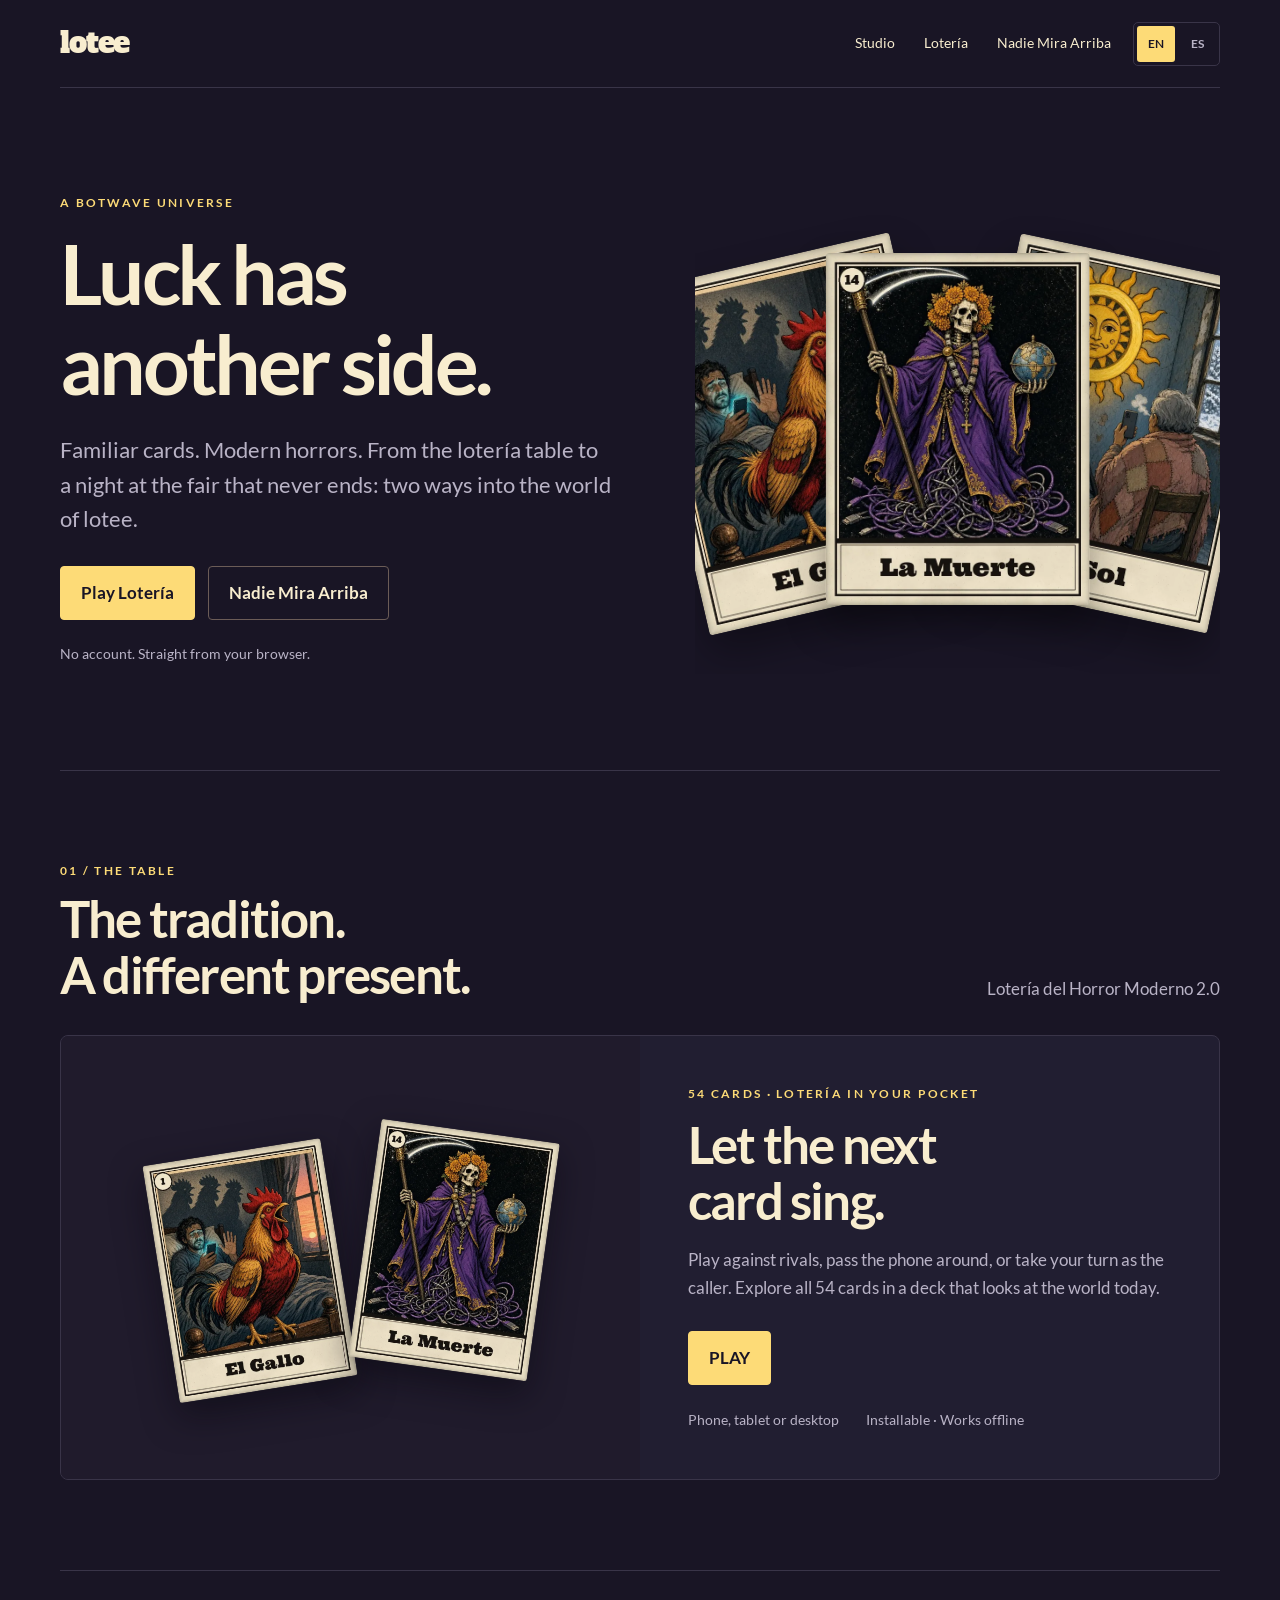
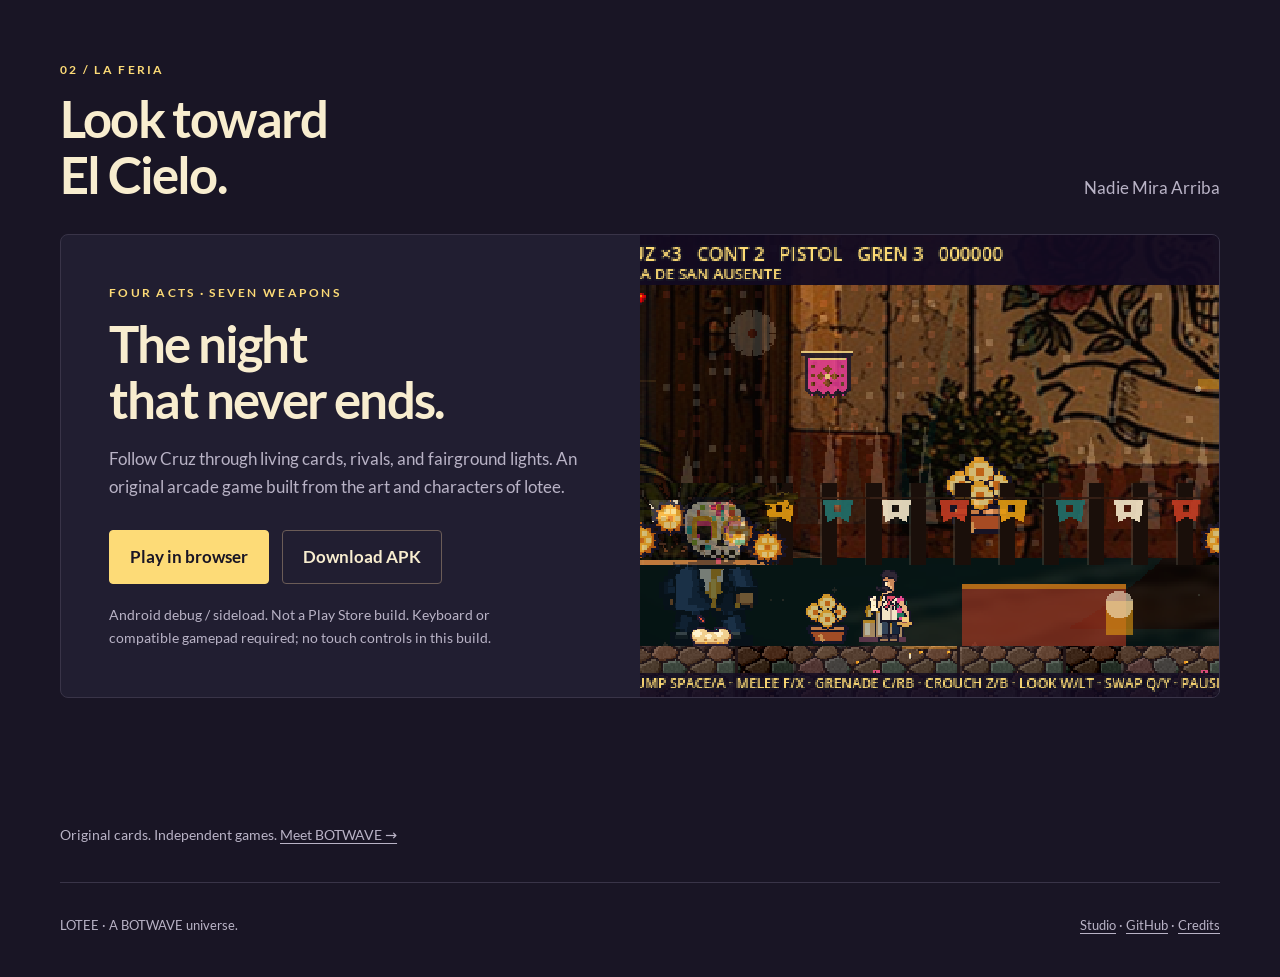
<file: index.html>
<!DOCTYPE html>

<html lang="en"><head><meta charset="utf-8"/><meta content="width=device-width,initial-scale=1,viewport-fit=cover" name="viewport"/><meta content="#171525" name="theme-color"/><meta content="dark" name="color-scheme"/><title data-en="lotee — One universe, two ways to play" data-es="lotee — Un universo, dos maneras de jugar">lotee — One universe, two ways to play</title><meta content="Lotería del Horror Moderno 2.0 and Nadie Mira Arriba. Cards, a fair, and a night that never ends." data-en-content="Lotería del Horror Moderno 2.0 and Nadie Mira Arriba. Cards, a fair, and a night that never ends." data-es-content="Lotería del Horror Moderno 2.0 y Nadie Mira Arriba. Cartas, feria y una noche que no acaba." name="description"/><link href="https://botwave1904.github.io/LOTEE/" rel="canonical"/><link href="assets/favicon.png" rel="icon"/><link href="assets/site.css" rel="stylesheet"/><meta content="website" property="og:type"/><meta content="lotee — One universe, two ways to play" data-en-content="lotee — One universe, two ways to play" data-es-content="lotee — Un universo, dos maneras de jugar" property="og:title"/><meta content="Lotería del Horror Moderno 2.0 and Nadie Mira Arriba. Cards, a fair, and a night that never ends." data-en-content="Lotería del Horror Moderno 2.0 and Nadie Mira Arriba. Cards, a fair, and a night that never ends." data-es-content="Lotería del Horror Moderno 2.0 y Nadie Mira Arriba. Cartas, feria y una noche que no acaba." property="og:description"/><meta content="https://botwave1904.github.io/LOTEE/" property="og:url"/><meta content="https://botwave1904.github.io/LOTEE/assets/og-lotee.jpg" data-en-content="https://botwave1904.github.io/LOTEE/assets/og-lotee.jpg" data-es-content="https://botwave1904.github.io/LOTEE/assets/og-lotee-es.jpg" property="og:image"/><meta content="1200" property="og:image:width"/><meta content="630" property="og:image:height"/><meta content="summary_large_image" name="twitter:card"/><style>html[data-language-loading] body{visibility:hidden}</style><script>/* One explicit origin-wide choice. Never infer a locale from the browser. */
(() => {
 'use strict';
 const KEY='botwave.language.explicit.v1';
 let lang='en';
 try {const saved=localStorage.getItem(KEY);if(saved==='es'||saved==='en')lang=saved;}catch{}
 document.documentElement.lang=lang;
 if(lang==='es')document.documentElement.setAttribute('data-language-loading','');
 function apply(){
  document.documentElement.lang=lang;
  document.querySelectorAll('[data-en][data-es]').forEach(el=>{el.textContent=el.getAttribute('data-'+lang);});
  for(const attr of ['content','aria-label','alt','title'])document.querySelectorAll('[data-en-'+attr+']').forEach(el=>el.setAttribute(attr,el.getAttribute('data-'+lang+'-'+attr)));
  document.querySelectorAll('[data-site-language]').forEach(el=>el.setAttribute('aria-pressed',String(el.dataset.siteLanguage===lang)));
  document.documentElement.removeAttribute('data-language-loading');
 }
 function choose(value,origin='site',persist=true){
  if(value!=='en'&&value!=='es')return;
  lang=value;if(persist)try{localStorage.setItem(KEY,value);}catch{}
  apply();window.dispatchEvent(new CustomEvent('botwave:language',{detail:{lang,origin}}));
 }
 window.BotwaveLocale={KEY,get lang(){return lang;},choose,apply};
 document.addEventListener('click',e=>{const button=e.target.closest('button[data-site-language]');if(button)choose(button.dataset.siteLanguage);});
 document.addEventListener('DOMContentLoaded',apply,{once:true});
 window.addEventListener('pageshow',()=>{let saved='en';try{if(localStorage.getItem(KEY)==='es')saved='es';}catch{}if(saved!==lang)choose(saved,'history',false);else apply();});
 window.addEventListener('storage',e=>{if(e.key===KEY)choose(e.newValue==='es'?'es':'en','storage',false);});
})();
</script><meta content="en_US" data-en-content="en_US" data-es-content="es_MX" property="og:locale"/></head><body>
<header class="site-header wrap"><a class="brand slab" href="./">lotee</a><nav aria-label="Navigation" class="site-nav" data-en-aria-label="Navigation" data-es-aria-label="Navegación"><a href="https://botwave1904.github.io/"><span data-en="Studio" data-es="Estudio">Studio</span></a><a href="loteria/">Lotería</a><a href="nadie-mira-arriba/">Nadie Mira Arriba</a></nav><div aria-label="Language" class="locale-control" data-en-aria-label="Language" data-es-aria-label="Idioma" role="group"><button aria-label="Switch to English" aria-pressed="true" data-en-aria-label="Switch to English" data-es-aria-label="Cambiar a inglés" data-site-language="en" lang="en" type="button">EN</button><button aria-label="Switch to Spanish" aria-pressed="false" data-en-aria-label="Switch to Spanish" data-es-aria-label="Cambiar a español" data-site-language="es" lang="es" type="button">ES</button></div></header><main class="wrap">
<section class="hero universe"><div class="hero-copy"><p class="eyebrow"><span data-en="A BOTWAVE universe" data-es="Un universo de BOTWAVE">A BOTWAVE universe</span></p><h1><span data-en="Luck has" data-es="La suerte tiene">Luck has</span><br/><span data-en="another side." data-es="otra cara.">another side.</span></h1><p class="intro"><span data-en="Familiar cards. Modern horrors. From the lotería table to a night at the fair that never ends: two ways into the world of lotee." data-es="Cartas conocidas. Horrores de hoy. De la mesa de lotería a una noche de feria que no termina: dos maneras de entrar en el mundo de lotee.">Familiar cards. Modern horrors. From the lotería table to a night at the fair that never ends: two ways into the world of lotee.</span></p><div class="actions"><a class="button" href="loteria/"><span data-en="Play Lotería" data-es="Jugar Lotería">Play Lotería</span></a><a class="button secondary" href="nadie-mira-arriba/">Nadie Mira Arriba</a></div><p class="small muted" style="margin-top:1.4rem"><span data-en="No account. Straight from your browser." data-es="Sin cuenta. Directo desde el navegador.">No account. Straight from your browser.</span></p></div><div aria-label="Original lotee cards" class="fan" data-en-aria-label="Original lotee cards" data-es-aria-label="Cartas originales de lotee"><img alt="El Gallo" src="assets/card-01.webp"/><img alt="La Muerte" src="assets/card-14.webp"/><img alt="An original lotee card" data-en-alt="An original lotee card" data-es-alt="Carta original de lotee" src="assets/card-46.webp"/></div></section>
<section class="section" id="loteria"><div class="section-title"><div><p class="eyebrow"><span data-en="01 / The table" data-es="01 / La mesa">01 / The table</span></p><h2><span data-en="The tradition." data-es="La tradición.">The tradition.</span><br/><span data-en="A different present." data-es="Otro presente.">A different present.</span></h2></div><p class="muted" style="max-width:31ch">Lotería del Horror Moderno 2.0</p></div><article class="feature"><div class="feature-inner"><div class="feature-media cards"><img alt="El Gallo" src="assets/card-01.webp"/><img alt="La Muerte" src="assets/card-14.webp"/></div><div class="feature-copy"><p class="eyebrow"><span data-en="54 cards · Lotería in your pocket" data-es="54 cartas · Lotería de bolsillo">54 cards · Lotería in your pocket</span></p><h2><span data-en="Let the next" data-es="Que cante">Let the next</span><br/><span data-en="card sing." data-es="la siguiente.">card sing.</span></h2><p><span data-en="Play against rivals, pass the phone around, or take your turn as the caller. Explore all 54 cards in a deck that looks at the world today." data-es="Juega contra rivales, pasa el teléfono de mano en mano o toma el papel del cantor. Explora las 54 cartas de una baraja que mira al mundo de hoy.">Play against rivals, pass the phone around, or take your turn as the caller. Explore all 54 cards in a deck that looks at the world today.</span></p><div class="actions"><a class="button" href="loteria/"><span data-en="PLAY" data-es="JUGAR">PLAY</span></a></div><div class="facts"><span><span data-en="Phone, tablet or desktop" data-es="Teléfono, tablet o escritorio">Phone, tablet or desktop</span></span><span><span data-en="Installable · Works offline" data-es="Instalable · Sin conexión">Installable · Works offline</span></span></div></div></div></article></section>
<section class="section" id="nadie"><div class="section-title"><div><p class="eyebrow">02 / La Feria</p><h2><span data-en="Look toward" data-es="Mira hacia">Look toward</span><br/>El Cielo.</h2></div><p class="muted" style="max-width:31ch">Nadie Mira Arriba</p></div><article class="feature"><div class="feature-inner"><div class="feature-copy"><p class="eyebrow"><span data-en="Four acts · Seven weapons" data-es="Cuatro actos · Siete armas">Four acts · Seven weapons</span></p><h2><span data-en="The night" data-es="La noche">The night</span><br/><span data-en="that never ends." data-es="que no acaba.">that never ends.</span></h2><p><span data-en="Follow Cruz through living cards, rivals, and fairground lights. An original arcade game built from the art and characters of lotee." data-es="Acompaña a Cruz entre cartas vivas, rivales y luces de feria. Un arcade original construido con el arte y los personajes de lotee.">Follow Cruz through living cards, rivals, and fairground lights. An original arcade game built from the art and characters of lotee.</span></p><div class="actions"><a class="button" href="nadie-mira-arriba/"><span data-en="Play in browser" data-es="Jugar en navegador">Play in browser</span></a><a class="button secondary" href="https://github.com/botwave1904/LOTEE/releases/download/nma-godot-debug-2026-11-07-en/nadie-mira-arriba-debug.apk"><span data-en="Download APK" data-es="Descargar APK">Download APK</span></a></div><p class="small muted" style="margin-top:1.2rem"><span data-en="Android debug / sideload. Not a Play Store build. Keyboard or compatible gamepad required; no touch controls in this build." data-es="Android debug / sideload. No es una versión de Play Store. Teclado o mando compatible; sin controles táctiles en esta versión.">Android debug / sideload. Not a Play Store build. Keyboard or compatible gamepad required; no touch controls in this build.</span></p></div><div class="feature-media"><img alt="Cruz in Act I of Nadie Mira Arriba" class="still" data-en-alt="Cruz in Act I of Nadie Mira Arriba" data-es-alt="Cruz en el Acto I de Nadie Mira Arriba" loading="lazy" src="assets/nma-still.png"/></div></div></article></section><section class="quiet"><p><span data-en="Original cards. Independent games." data-es="Cartas originales. Juegos independientes.">Original cards. Independent games.</span> <a href="https://botwave1904.github.io/"><span data-en="Meet BOTWAVE →" data-es="Conoce BOTWAVE →">Meet BOTWAVE →</span></a></p></section></main><footer class="site-footer wrap"><span><span data-en="LOTEE · A BOTWAVE universe." data-es="LOTEE · Un universo de BOTWAVE.">LOTEE · A BOTWAVE universe.</span></span><span><a href="https://botwave1904.github.io/"><span data-en="Studio" data-es="Estudio">Studio</span></a> · <a href="https://github.com/botwave1904/LOTEE">GitHub</a> · <a href="nadie-mira-arriba/credits.html"><span data-en="Credits" data-es="Créditos">Credits</span></a></span></footer></body></html>
</file>
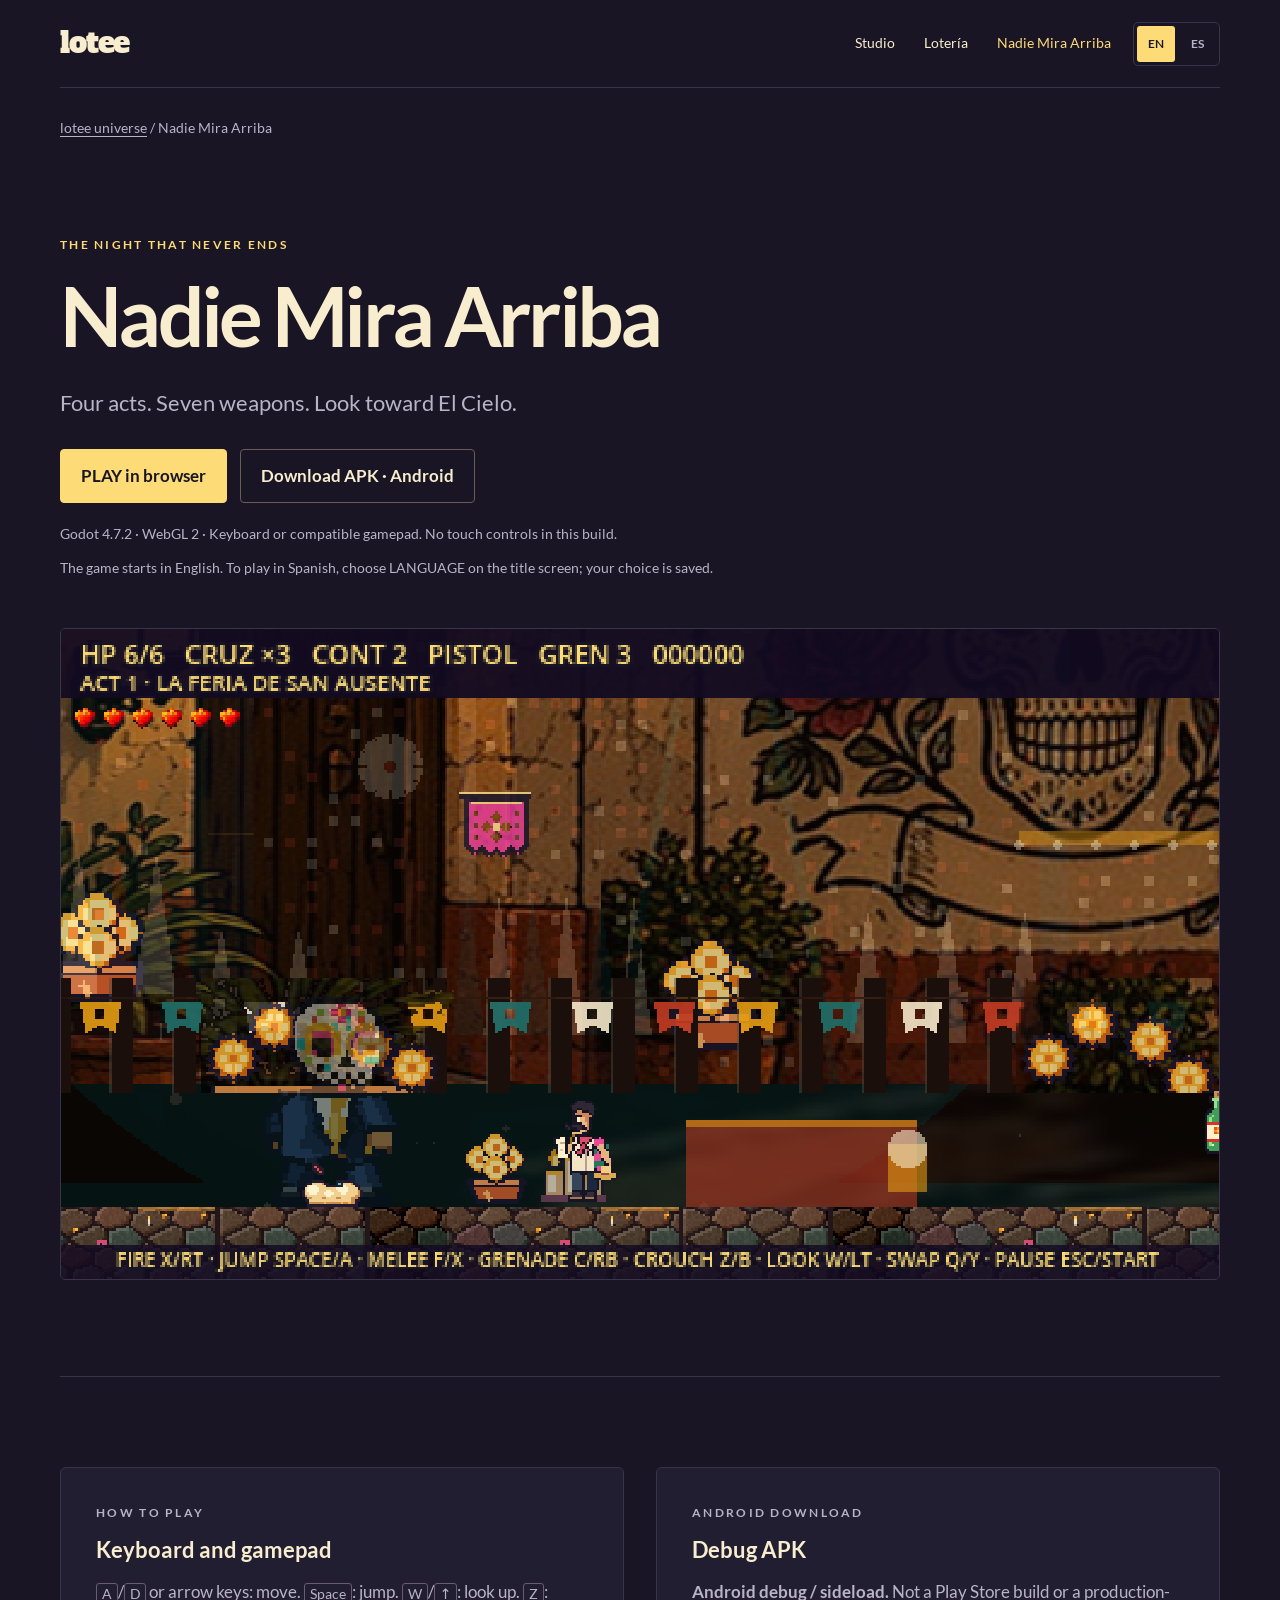
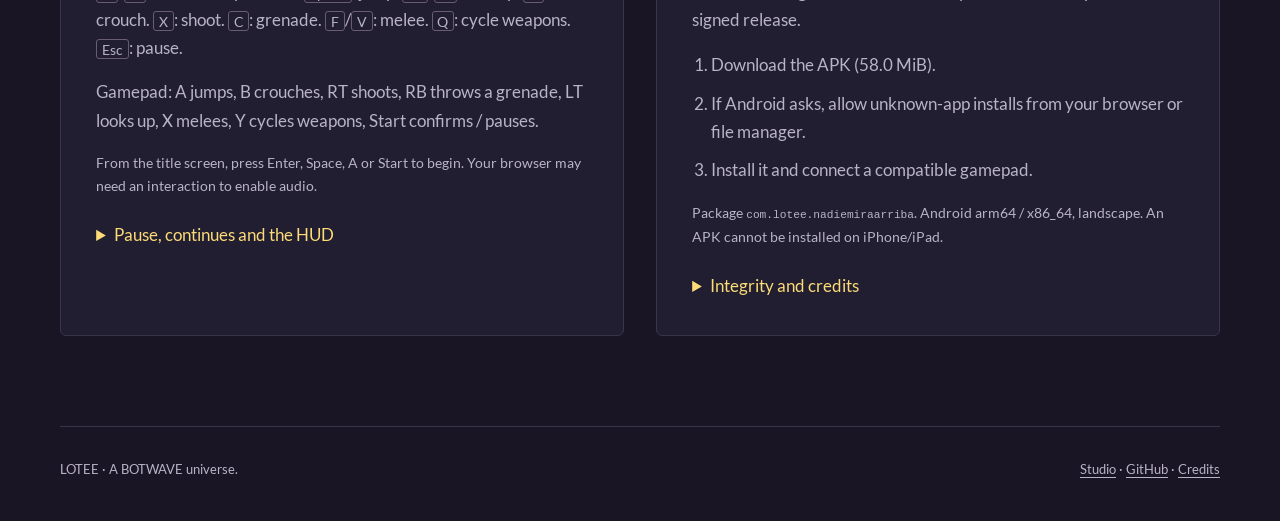
<file: nadie-mira-arriba/index.html>
<!DOCTYPE html>

<html lang="en"><head><meta charset="utf-8"/><meta content="width=device-width,initial-scale=1,viewport-fit=cover" name="viewport"/><meta content="#171525" name="theme-color"/><meta content="dark" name="color-scheme"/><title>Nadie Mira Arriba — lotee / BOTWAVE</title><meta content="Four acts. Seven weapons. Look toward El Cielo. Play in your browser or download the Android debug APK." data-en-content="Four acts. Seven weapons. Look toward El Cielo. Play in your browser or download the Android debug APK." data-es-content="Cuatro actos. Siete armas. Mira hacia El Cielo. Juega en navegador o descarga el APK de prueba para Android." name="description"/><link href="https://botwave1904.github.io/LOTEE/nadie-mira-arriba/" rel="canonical"/><link href="../assets/favicon.png" rel="icon"/><link href="../assets/site.css" rel="stylesheet"/><meta content="website" property="og:type"/><meta content="Nadie Mira Arriba — lotee / BOTWAVE" property="og:title"/><meta content="Four acts. Seven weapons. Look toward El Cielo. Play in your browser or download the Android debug APK." data-en-content="Four acts. Seven weapons. Look toward El Cielo. Play in your browser or download the Android debug APK." data-es-content="Cuatro actos. Siete armas. Mira hacia El Cielo. Juega en navegador o descarga el APK de prueba para Android." property="og:description"/><meta content="https://botwave1904.github.io/LOTEE/nadie-mira-arriba/" property="og:url"/><meta content="https://botwave1904.github.io/LOTEE/assets/og-nadie.jpg" data-en-content="https://botwave1904.github.io/LOTEE/assets/og-nadie.jpg" data-es-content="https://botwave1904.github.io/LOTEE/assets/og-nadie-es.jpg" property="og:image"/><meta content="1200" property="og:image:width"/><meta content="630" property="og:image:height"/><meta content="summary_large_image" name="twitter:card"/><style>html[data-language-loading] body{visibility:hidden}</style><script>/* One explicit origin-wide choice. Never infer a locale from the browser. */
(() => {
 'use strict';
 const KEY='botwave.language.explicit.v1';
 let lang='en';
 try {const saved=localStorage.getItem(KEY);if(saved==='es'||saved==='en')lang=saved;}catch{}
 document.documentElement.lang=lang;
 if(lang==='es')document.documentElement.setAttribute('data-language-loading','');
 function apply(){
  document.documentElement.lang=lang;
  document.querySelectorAll('[data-en][data-es]').forEach(el=>{el.textContent=el.getAttribute('data-'+lang);});
  for(const attr of ['content','aria-label','alt','title'])document.querySelectorAll('[data-en-'+attr+']').forEach(el=>el.setAttribute(attr,el.getAttribute('data-'+lang+'-'+attr)));
  document.querySelectorAll('[data-site-language]').forEach(el=>el.setAttribute('aria-pressed',String(el.dataset.siteLanguage===lang)));
  document.documentElement.removeAttribute('data-language-loading');
 }
 function choose(value,origin='site',persist=true){
  if(value!=='en'&&value!=='es')return;
  lang=value;if(persist)try{localStorage.setItem(KEY,value);}catch{}
  apply();window.dispatchEvent(new CustomEvent('botwave:language',{detail:{lang,origin}}));
 }
 window.BotwaveLocale={KEY,get lang(){return lang;},choose,apply};
 document.addEventListener('click',e=>{const button=e.target.closest('button[data-site-language]');if(button)choose(button.dataset.siteLanguage);});
 document.addEventListener('DOMContentLoaded',apply,{once:true});
 window.addEventListener('pageshow',()=>{let saved='en';try{if(localStorage.getItem(KEY)==='es')saved='es';}catch{}if(saved!==lang)choose(saved,'history',false);else apply();});
 window.addEventListener('storage',e=>{if(e.key===KEY)choose(e.newValue==='es'?'es':'en','storage',false);});
})();
</script><meta content="en_US" data-en-content="en_US" data-es-content="es_MX" property="og:locale"/></head><body>
<header class="site-header wrap"><a class="brand slab" href="../">lotee</a><nav aria-label="Navigation" class="site-nav" data-en-aria-label="Navigation" data-es-aria-label="Navegación"><a href="https://botwave1904.github.io/"><span data-en="Studio" data-es="Estudio">Studio</span></a><a href="../loteria/">Lotería</a><a aria-current="page" href="../nadie-mira-arriba/">Nadie Mira Arriba</a></nav><div aria-label="Language" class="locale-control" data-en-aria-label="Language" data-es-aria-label="Idioma" role="group"><button aria-label="Switch to English" aria-pressed="true" data-en-aria-label="Switch to English" data-es-aria-label="Cambiar a inglés" data-site-language="en" lang="en" type="button">EN</button><button aria-label="Switch to Spanish" aria-pressed="false" data-en-aria-label="Switch to Spanish" data-es-aria-label="Cambiar a español" data-site-language="es" lang="es" type="button">ES</button></div></header><main class="wrap"><p class="breadcrumb"><a href="../"><span data-en="lotee universe" data-es="Universo lotee">lotee universe</span></a> / Nadie Mira Arriba</p><section class="hero"><div class="hero-copy"><p class="eyebrow"><span data-en="The night that never ends" data-es="La noche que no acaba">The night that never ends</span></p><h1>Nadie Mira Arriba</h1><p class="intro"><span data-en="Four acts. Seven weapons. Look toward El Cielo." data-es="Cuatro actos. Siete armas. Mira hacia El Cielo.">Four acts. Seven weapons. Look toward El Cielo.</span></p><div class="actions"><a class="button" href="game/index.html"><span data-en="PLAY in browser" data-es="JUGAR en navegador">PLAY in browser</span></a><a class="button secondary" href="https://github.com/botwave1904/LOTEE/releases/download/nma-godot-debug-2026-11-07-en/nadie-mira-arriba-debug.apk"><span data-en="Download APK · Android" data-es="Descargar APK · Android">Download APK · Android</span></a></div><p class="small muted" style="margin-top:1.2rem"><span data-en="Godot 4.7.2 · WebGL 2 · Keyboard or compatible gamepad. No touch controls in this build." data-es="Godot 4.7.2 · WebGL 2 · Teclado o mando compatible. Sin controles táctiles en esta versión.">Godot 4.7.2 · WebGL 2 · Keyboard or compatible gamepad. No touch controls in this build.</span></p><p class="small muted" style="margin-top:.7rem"><span data-en="The game starts in English. To play in Spanish, choose LANGUAGE on the title screen; your choice is saved." data-es="El juego arranca en inglés. Puedes cambiar a español desde IDIOMA en la portada del juego; tu elección se guarda.">The game starts in English. To play in Spanish, choose LANGUAGE on the title screen; your choice is saved.</span></p></div><img alt="Cruz in La Feria, Act I" class="nma-preview" data-en-alt="Cruz in La Feria, Act I" data-es-alt="Cruz en la feria del Acto I" src="assets/act1.png"/></section><section class="section grid-two"><article class="panel"><p class="eyebrow"><span data-en="How to play" data-es="Cómo jugar">How to play</span></p><h3 style="margin-top:1rem"><span data-en="Keyboard and gamepad" data-es="Teclado y mando">Keyboard and gamepad</span></h3><p><kbd>A</kbd>/<kbd>D</kbd> <span data-en="or arrow keys: move." data-es="o flechas: moverte.">or arrow keys: move.</span> <kbd><span data-en="Space" data-es="Espacio">Space</span></kbd><span data-en=": jump." data-es=": saltar.">: jump.</span> <kbd>W</kbd>/<kbd>↑</kbd><span data-en=": look up." data-es=": mirar arriba.">: look up.</span> <kbd>Z</kbd><span data-en=": crouch." data-es=": agacharte.">: crouch.</span> <kbd>X</kbd><span data-en=": shoot." data-es=": disparar.">: shoot.</span> <kbd>C</kbd><span data-en=": grenade." data-es=": granada.">: grenade.</span> <kbd>F</kbd>/<kbd>V</kbd><span data-en=": melee." data-es=": golpe.">: melee.</span> <kbd>Q</kbd><span data-en=": cycle weapons." data-es=": cambiar arma.">: cycle weapons.</span> <kbd>Esc</kbd><span data-en=": pause." data-es=": pausa.">: pause.</span></p><p><span data-en="Gamepad: A jumps, B crouches, RT shoots, RB throws a grenade, LT looks up, X melees, Y cycles weapons, Start confirms / pauses." data-es="Mando: A salta, B agacha, RT dispara, RB granada, LT mira arriba, X golpe, Y cambia arma, Start confirma / pausa.">Gamepad: A jumps, B crouches, RT shoots, RB throws a grenade, LT looks up, X melees, Y cycles weapons, Start confirms / pauses.</span></p><p class="small"><span data-en="From the title screen, press Enter, Space, A or Start to begin. Your browser may need an interaction to enable audio." data-es="Confirma JUGAR con Enter, Espacio, A o Start. El navegador puede necesitar una interacción para activar el sonido.">From the title screen, press Enter, Space, A or Start to begin. Your browser may need an interaction to enable audio.</span></p><details><summary><span data-en="Pause, continues and the HUD" data-es="Pausa, continuaciones y el HUD">Pause, continues and the HUD</span></summary><p><span data-en="While paused: Esc / Start resumes, R / X restarts the act, and Q / Y returns to the title screen (F10 quits the desktop app). At game over: Space / A uses a continue, R / Y starts a new run; with no continues left, Space / A starts over." data-es="En pausa: Esc / Start continúa, R / X reinicia el acto y Q / Y vuelve a la portada (F10 cierra la versión de escritorio). Al perder: Espacio / A usa una continuación y R / Y empieza una partida nueva; sin continuaciones, Espacio / A empieza de nuevo.">While paused: Esc / Start resumes, R / X restarts the act, and Q / Y returns to the title screen (F10 quits the desktop app). At game over: Space / A uses a continue, R / Y starts a new run; with no continues left, Space / A starts over.</span></p><p><span data-en="HUD order: health, Cruz lives, continues, current weapon, grenades, score. To board El Cromado, crouch with Z / B next to it; jump to dismount. Look up with W / LT at El Cielo." data-es="Orden del HUD: vida, vidas de Cruz, continuaciones, arma, granadas y puntos. Para subir a El Cromado, agáchate con Z / B a su lado; salta para bajar. Mira arriba con W / LT en El Cielo.">HUD order: health, Cruz lives, continues, current weapon, grenades, score. To board El Cromado, crouch with Z / B next to it; jump to dismount. Look up with W / LT at El Cielo.</span></p></details></article><article class="panel"><p class="eyebrow"><span data-en="Android download" data-es="Descarga Android">Android download</span></p><h3 style="margin-top:1rem"><span data-en="Debug APK" data-es="APK de prueba">Debug APK</span></h3><p><strong><span data-en="Android debug / sideload." data-es="Android debug / instalación externa.">Android debug / sideload.</span></strong> <span data-en="Not a Play Store build or a production-signed release." data-es="No es una versión de Play Store ni un lanzamiento firmado para producción.">Not a Play Store build or a production-signed release.</span></p><ol><li><span data-en="Download the APK (58.0 MiB)." data-es="Descarga el APK (58,0 MiB).">Download the APK (58.0 MiB).</span></li><li><span data-en="If Android asks, allow unknown-app installs from your browser or file manager." data-es="Permite la instalación de aplicaciones desconocidas desde tu navegador o gestor de archivos si Android lo solicita.">If Android asks, allow unknown-app installs from your browser or file manager.</span></li><li><span data-en="Install it and connect a compatible gamepad." data-es="Instala y conecta un mando compatible.">Install it and connect a compatible gamepad.</span></li></ol><p class="small"><span data-en="Package" data-es="Paquete">Package</span> <code>com.lotee.nadiemiraarriba</code><span data-en=". Android arm64 / x86_64, landscape. An APK cannot be installed on iPhone/iPad." data-es=". Android arm64 / x86_64, horizontal. Un APK no se puede instalar en iPhone/iPad.">. Android arm64 / x86_64, landscape. An APK cannot be installed on iPhone/iPad.</span></p><details><summary><span data-en="Integrity and credits" data-es="Integridad y créditos">Integrity and credits</span></summary><p class="small">SHA-256: <code>5e291d23e6c13ebe1c3c0182a5093f95dfcd794b6a5c2eecfce1a1ba94b845a2</code></p><p><a href="credits.html"><span data-en="CREDITS" data-es="CRÉDITOS">CREDITS</span></a> · <a href="LICENCIAS-MUSICA.md"><span data-en="Music licences" data-es="Licencias de música">Music licences</span></a></p></details></article></section></main><footer class="site-footer wrap"><span><span data-en="LOTEE · A BOTWAVE universe." data-es="LOTEE · Un universo de BOTWAVE.">LOTEE · A BOTWAVE universe.</span></span><span><a href="https://botwave1904.github.io/"><span data-en="Studio" data-es="Estudio">Studio</span></a> · <a href="https://github.com/botwave1904/LOTEE">GitHub</a> · <a href="../nadie-mira-arriba/credits.html"><span data-en="Credits" data-es="Créditos">Credits</span></a></span></footer></body></html>
</file>
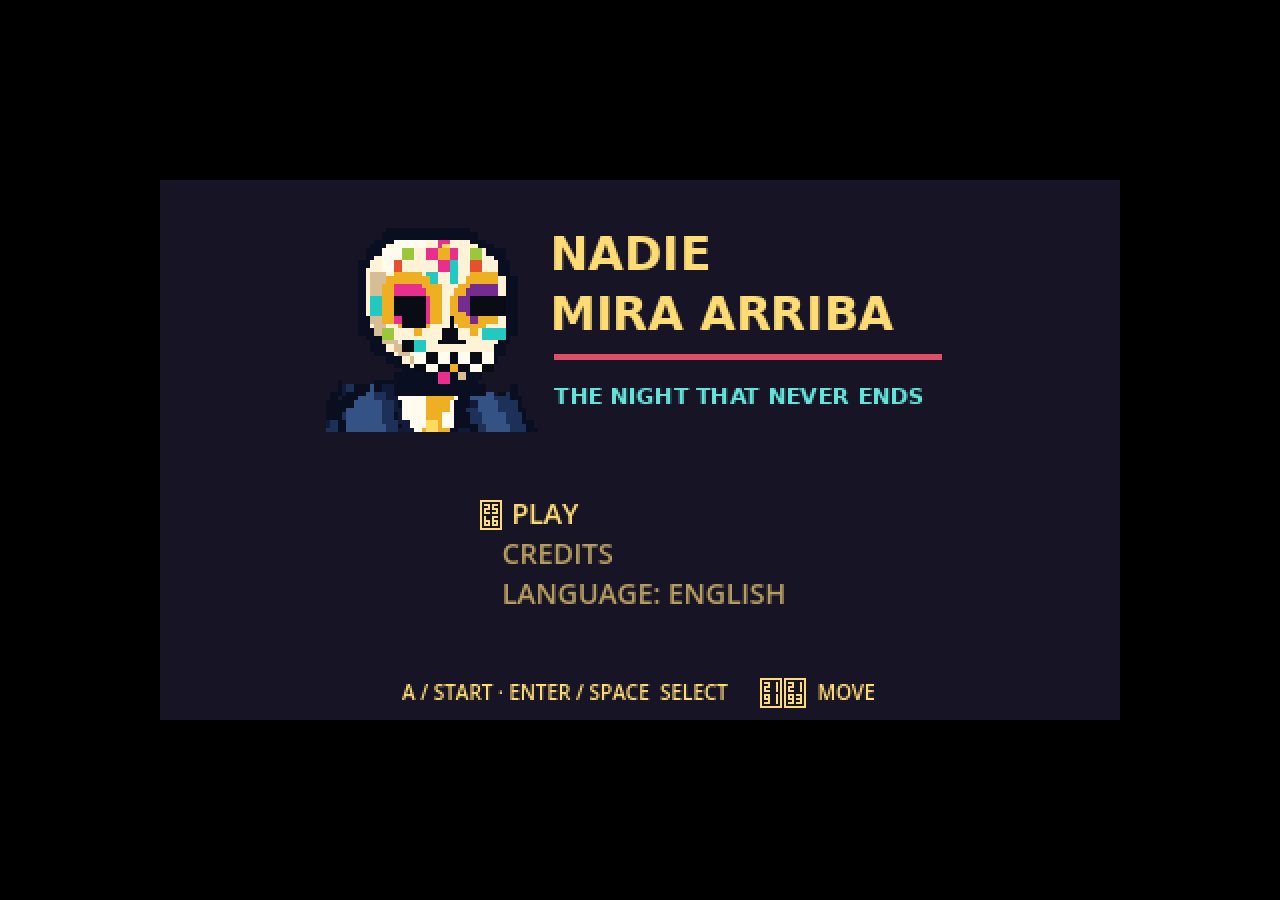
<file: nadie-mira-arriba/game/index.html>
<!DOCTYPE html>
<html lang="en">
	<head>
		<meta charset="utf-8">
		<meta name="viewport" content="width=device-width, user-scalable=no, initial-scale=1.0">
		<title>Nadie Mira Arriba</title>
		<style>
html, body, #canvas {
	margin: 0;
	padding: 0;
	border: 0;
}

body {
	color: white;
	background-color: #171525;
	overflow: hidden;
	touch-action: none;
}

#canvas {
	display: block;
}

#canvas:focus {
	outline: none;
}

#status, #status-splash, #status-progress {
	position: absolute;
	left: 0;
	right: 0;
}

#status, #status-splash {
	top: 0;
	bottom: 0;
}

#status {
	background-color: #171525;
	display: flex;
	flex-direction: column;
	justify-content: center;
	align-items: center;
	visibility: hidden;
}

#status-splash {
	max-height: 100%;
	max-width: 100%;
	margin: auto;
}

#status-splash.show-image--false {
	display: none;
}

#status-splash.fullsize--true {
	height: 100%;
	width: 100%;
	object-fit: contain;
}

#status-splash.use-filter--false {
	image-rendering: pixelated;
}

#status-progress, #status-notice {
	display: none;
}

#status-progress {
	bottom: 10%;
	width: 50%;
	margin: 0 auto;
}

#status-notice {
	background-color: #5b3943;
	border-radius: 0.5rem;
	border: 1px solid #9b3943;
	color: #e0e0e0;
	font-family: 'Noto Sans', 'Droid Sans', Arial, sans-serif;
	line-height: 1.3;
	margin: 0 2rem;
	overflow: hidden;
	padding: 1rem;
	text-align: center;
	z-index: 1;
}
		</style>
		<link id="-gd-engine-icon" rel="icon" type="image/png" href="index.icon.png" />
<link rel="apple-touch-icon" href="index.apple-touch-icon.png"/>
<meta name="theme-color" content="#171525">
	</head>
	<body>
		<canvas id="canvas">
			Your browser does not support the canvas tag.
		</canvas>

		<noscript>
			Your browser does not support JavaScript.
		</noscript>

		<div id="status">
			<img id="status-splash" class="show-image--true fullsize--false use-filter--false" src="index.png" alt="">
			<progress id="status-progress"></progress>
			<div id="status-notice"></div>
		</div>

		<script src="index.js"></script>
		<script>
const GODOT_CONFIG = {"args":[],"canvasResizePolicy":2,"emscriptenPoolSize":8,"ensureCrossOriginIsolationHeaders":false,"executable":"index","experimentalVK":false,"fileSizes":{"index.pck":4597828,"index.wasm":39514754},"focusCanvas":true,"gdextensionLibs":[],"godotPoolSize":4};
const GODOT_THREADS_ENABLED = false;
const engine = new Engine(GODOT_CONFIG);

(function () {
	const statusOverlay = document.getElementById('status');
	const statusProgress = document.getElementById('status-progress');
	const statusNotice = document.getElementById('status-notice');

	let initializing = true;
	let statusMode = '';

	function setStatusMode(mode) {
		if (statusMode === mode || !initializing) {
			return;
		}
		if (mode === 'hidden') {
			statusOverlay.remove();
			initializing = false;
			return;
		}
		statusOverlay.style.visibility = 'visible';
		statusProgress.style.display = mode === 'progress' ? 'block' : 'none';
		statusNotice.style.display = mode === 'notice' ? 'block' : 'none';
		statusMode = mode;
	}

	function setStatusNotice(text) {
		while (statusNotice.lastChild) {
			statusNotice.removeChild(statusNotice.lastChild);
		}
		const lines = text.split('\n');
		lines.forEach((line) => {
			statusNotice.appendChild(document.createTextNode(line));
			statusNotice.appendChild(document.createElement('br'));
		});
	}

	function displayFailureNotice(err) {
		console.error(err);
		if (err instanceof Error) {
			setStatusNotice(err.message);
		} else if (typeof err === 'string') {
			setStatusNotice(err);
		} else {
			setStatusNotice('An unknown error occurred.');
		}
		setStatusMode('notice');
		initializing = false;
	}

	const missing = Engine.getMissingFeatures({
		threads: GODOT_THREADS_ENABLED,
	});

	if (missing.length !== 0) {
		if (GODOT_CONFIG['serviceWorker'] && GODOT_CONFIG['ensureCrossOriginIsolationHeaders'] && 'serviceWorker' in navigator) {
			let serviceWorkerRegistrationPromise;
			try {
				serviceWorkerRegistrationPromise = navigator.serviceWorker.getRegistration();
			} catch (err) {
				serviceWorkerRegistrationPromise = Promise.reject(new Error('Service worker registration failed.'));
			}
			// There's a chance that installing the service worker would fix the issue
			Promise.race([
				serviceWorkerRegistrationPromise.then((registration) => {
					if (registration != null) {
						return Promise.reject(new Error('Service worker already exists.'));
					}
					return registration;
				}).then(() => engine.installServiceWorker()),
				// For some reason, `getRegistration()` can stall
				new Promise((resolve) => {
					setTimeout(() => resolve(), 2000);
				}),
			]).then(() => {
				// Reload if there was no error.
				window.location.reload();
			}).catch((err) => {
				console.error('Error while registering service worker:', err);
			});
		} else {
			// Display the message as usual
			const missingMsg = 'Error\nThe following features required to run Godot projects on the Web are missing:\n';
			displayFailureNotice(missingMsg + missing.join('\n'));
		}
	} else {
		setStatusMode('progress');
		engine.startGame({
			'onProgress': function (current, total) {
				if (current > 0 && total > 0) {
					statusProgress.value = current;
					statusProgress.max = total;
				} else {
					statusProgress.removeAttribute('value');
					statusProgress.removeAttribute('max');
				}
			},
		}).then(() => {
			setStatusMode('hidden');
		}, displayFailureNotice);
	}
}());
		</script>
	</body>
</html>
</file>
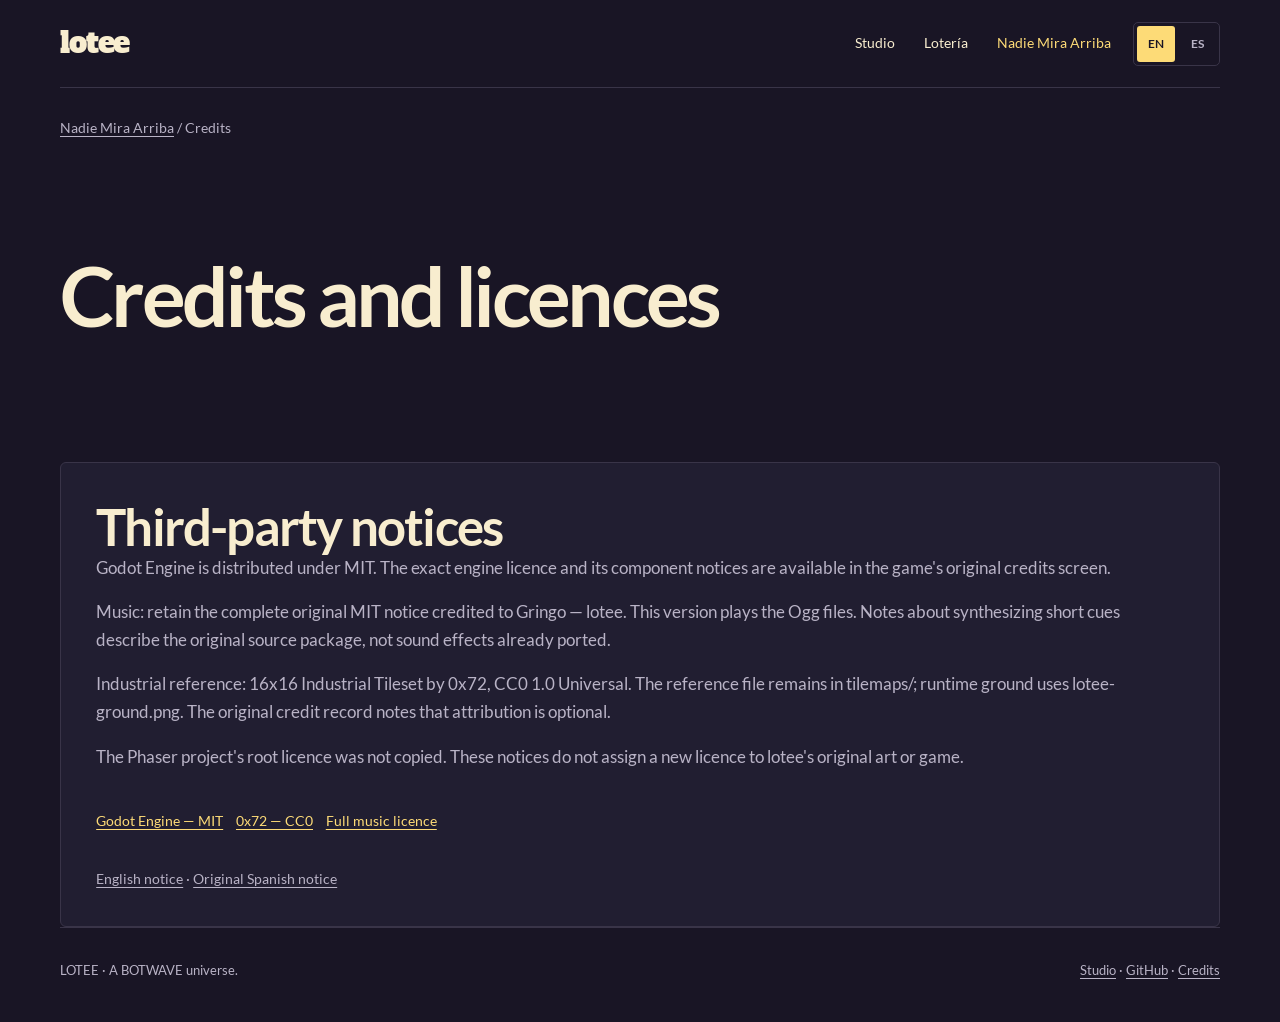
<file: nadie-mira-arriba/credits.html>
<!DOCTYPE html>

<html lang="en"><head><meta charset="utf-8"/><meta content="width=device-width,initial-scale=1,viewport-fit=cover" name="viewport"/><meta content="#171525" name="theme-color"/><meta content="dark" name="color-scheme"/><title data-en="Nadie Mira Arriba — Credits and licences" data-es="Nadie Mira Arriba — Créditos y licencias">Nadie Mira Arriba — Credits and licences</title><meta content="Credits and third-party notices for Nadie Mira Arriba. Original legal notices are preserved." data-en-content="Credits and third-party notices for Nadie Mira Arriba. Original legal notices are preserved." data-es-content="Créditos y avisos de terceros de Nadie Mira Arriba. Se conservan los avisos legales originales." name="description"/><link href="https://botwave1904.github.io/LOTEE/nadie-mira-arriba/credits.html" rel="canonical"/><link href="../assets/favicon.png" rel="icon"/><link href="../assets/site.css" rel="stylesheet"/><meta content="website" property="og:type"/><meta content="Nadie Mira Arriba — Credits and licences" data-en-content="Nadie Mira Arriba — Credits and licences" data-es-content="Nadie Mira Arriba — Créditos y licencias" property="og:title"/><meta content="Credits and third-party notices for Nadie Mira Arriba. Original legal notices are preserved." data-en-content="Credits and third-party notices for Nadie Mira Arriba. Original legal notices are preserved." data-es-content="Créditos y avisos de terceros de Nadie Mira Arriba. Se conservan los avisos legales originales." property="og:description"/><meta content="https://botwave1904.github.io/LOTEE/nadie-mira-arriba/credits.html" property="og:url"/><meta content="https://botwave1904.github.io/LOTEE/assets/og-nadie.jpg" data-en-content="https://botwave1904.github.io/LOTEE/assets/og-nadie.jpg" data-es-content="https://botwave1904.github.io/LOTEE/assets/og-nadie-es.jpg" property="og:image"/><meta content="1200" property="og:image:width"/><meta content="630" property="og:image:height"/><meta content="summary_large_image" name="twitter:card"/><style>html[data-language-loading] body{visibility:hidden}</style><script>/* One explicit origin-wide choice. Never infer a locale from the browser. */
(() => {
 'use strict';
 const KEY='botwave.language.explicit.v1';
 let lang='en';
 try {const saved=localStorage.getItem(KEY);if(saved==='es'||saved==='en')lang=saved;}catch{}
 document.documentElement.lang=lang;
 if(lang==='es')document.documentElement.setAttribute('data-language-loading','');
 function apply(){
  document.documentElement.lang=lang;
  document.querySelectorAll('[data-en][data-es]').forEach(el=>{el.textContent=el.getAttribute('data-'+lang);});
  for(const attr of ['content','aria-label','alt','title'])document.querySelectorAll('[data-en-'+attr+']').forEach(el=>el.setAttribute(attr,el.getAttribute('data-'+lang+'-'+attr)));
  document.querySelectorAll('[data-site-language]').forEach(el=>el.setAttribute('aria-pressed',String(el.dataset.siteLanguage===lang)));
  document.documentElement.removeAttribute('data-language-loading');
 }
 function choose(value,origin='site',persist=true){
  if(value!=='en'&&value!=='es')return;
  lang=value;if(persist)try{localStorage.setItem(KEY,value);}catch{}
  apply();window.dispatchEvent(new CustomEvent('botwave:language',{detail:{lang,origin}}));
 }
 window.BotwaveLocale={KEY,get lang(){return lang;},choose,apply};
 document.addEventListener('click',e=>{const button=e.target.closest('button[data-site-language]');if(button)choose(button.dataset.siteLanguage);});
 document.addEventListener('DOMContentLoaded',apply,{once:true});
 window.addEventListener('pageshow',()=>{let saved='en';try{if(localStorage.getItem(KEY)==='es')saved='es';}catch{}if(saved!==lang)choose(saved,'history',false);else apply();});
 window.addEventListener('storage',e=>{if(e.key===KEY)choose(e.newValue==='es'?'es':'en','storage',false);});
})();
</script><meta content="en_US" data-en-content="en_US" data-es-content="es_MX" property="og:locale"/></head><body>
<header class="site-header wrap"><a class="brand slab" href="../">lotee</a><nav aria-label="Navigation" class="site-nav" data-en-aria-label="Navigation" data-es-aria-label="Navegación"><a href="https://botwave1904.github.io/"><span data-en="Studio" data-es="Estudio">Studio</span></a><a href="../loteria/">Lotería</a><a aria-current="page" href="../nadie-mira-arriba/">Nadie Mira Arriba</a></nav><div aria-label="Language" class="locale-control" data-en-aria-label="Language" data-es-aria-label="Idioma" role="group"><button aria-label="Switch to English" aria-pressed="true" data-en-aria-label="Switch to English" data-es-aria-label="Cambiar a inglés" data-site-language="en" lang="en" type="button">EN</button><button aria-label="Switch to Spanish" aria-pressed="false" data-en-aria-label="Switch to Spanish" data-es-aria-label="Cambiar a español" data-site-language="es" lang="es" type="button">ES</button></div></header><main class="wrap"><p class="breadcrumb"><a href="./">Nadie Mira Arriba</a> / <span data-en="Credits" data-es="Créditos"><span data-en="Credits" data-es="Créditos">Credits</span></span></p><section class="hero"><div class="hero-copy"><h1 data-en="Credits and licences" data-es="Créditos y licencias">Credits and licences</h1></div></section><section class="section panel"><h2 data-en="Third-party notices" data-es="Avisos de terceros">Third-party notices</h2><p data-en="Godot Engine is distributed under MIT. The exact engine licence and its component notices are available in the game's original credits screen." data-es="Godot Engine se distribuye bajo MIT. La licencia exacta del motor y los avisos de sus componentes están disponibles en los créditos originales del juego.">Godot Engine is distributed under MIT. The exact engine licence and its component notices are available in the game's original credits screen.</p><p data-en="Music: retain the complete original MIT notice credited to Gringo — lotee. This version plays the Ogg files. Notes about synthesizing short cues describe the original source package, not sound effects already ported." data-es="Música: conservar íntegro el aviso MIT original de Gringo — lotee. Esta versión reproduce los archivos Ogg. Las notas sobre síntesis de cortos describen el paquete de origen, no los efectos ya portados.">Music: retain the complete original MIT notice credited to Gringo — lotee. This version plays the Ogg files. Notes about synthesizing short cues describe the original source package, not sound effects already ported.</p><p data-en="Industrial reference: 16x16 Industrial Tileset by 0x72, CC0 1.0 Universal. The reference file remains in tilemaps/; runtime ground uses lotee-ground.png. The original credit record notes that attribution is optional." data-es="Referencia industrial: 16x16 Industrial Tileset de 0x72, CC0 1.0 Universal. El archivo de referencia se conserva en tilemaps/; el suelo runtime usa lotee-ground.png. El registro original indica que la atribución es opcional.">Industrial reference: 16x16 Industrial Tileset by 0x72, CC0 1.0 Universal. The reference file remains in tilemaps/; runtime ground uses lotee-ground.png. The original credit record notes that attribution is optional.</p><p data-en="The Phaser project's root licence was not copied. These notices do not assign a new licence to lotee's original art or game." data-es="No se copió la licencia raíz del proyecto Phaser. Estos avisos no asignan una licencia nueva al arte o al juego original de lotee.">The Phaser project's root licence was not copied. These notices do not assign a new licence to lotee's original art or game.</p><div class="actions"><a class="text-link" href="https://godotengine.org/license/">Godot Engine — MIT</a><a class="text-link" href="https://0x72.itch.io/16x16-industrial-tileset">0x72 — CC0</a><a class="text-link" href="LICENCIAS-MUSICA.md"><span data-en="Full music licence" data-es="Licencia musical completa">Full music licence</span></a></div><p class="small" style="margin-top:1.5rem"><a href="CREDITOS.md"><span data-en="English notice" data-es="Aviso en inglés">English notice</span></a> · <a href="CREDITOS.es.md"><span data-en="Original Spanish notice" data-es="Aviso original en español">Original Spanish notice</span></a></p></section></main><footer class="site-footer wrap"><span><span data-en="LOTEE · A BOTWAVE universe." data-es="LOTEE · Un universo de BOTWAVE.">LOTEE · A BOTWAVE universe.</span></span><span><a href="https://botwave1904.github.io/"><span data-en="Studio" data-es="Estudio">Studio</span></a> · <a href="https://github.com/botwave1904/LOTEE">GitHub</a> · <a href="../nadie-mira-arriba/credits.html"><span data-en="Credits" data-es="Créditos">Credits</span></a></span></footer></body></html>
</file>
<file: assets/site.css>
@layer reset, base, layout, components, motion;
@font-face{font-family:Lato;src:url("Lato.woff2") format("woff2");font-display:swap}
@font-face{font-family:Lato;font-weight:700;src:url("Lato-Bold.woff2") format("woff2");font-display:swap}
@font-face{font-family:Alfa;src:url("AlfaSlabOne.woff2") format("woff2");font-display:swap}
@layer reset{*{box-sizing:border-box}html{scroll-behavior:smooth}body{margin:0}img{display:block;max-width:100%}button,input{font:inherit}a{color:inherit}::selection{background:#ffdc75;color:#171525}}
@layer base{
:root{color-scheme:dark;--b-ink:#171525;--b-panel:#211e31;--b-cream:#f8edcf;--b-gold:#ffdc75;--b-dim:#b9b3c6;--b-line:#393448;--b-max:1160px}
@supports(color:oklch(80% .1 80)){:root{--b-ink:oklch(20.9% .032 293);--b-gold:oklch(90% .125 91)}}
body{font-family:Lato,system-ui,sans-serif;font-size:1.0625rem;line-height:1.65;color:var(--b-cream);background:var(--b-ink);-webkit-font-smoothing:antialiased}
h1,h2,h3,p{margin:0}h1,h2,h3{line-height:1.1;text-wrap:balance}p{text-wrap:pretty}a{text-underline-offset:.24em}a:hover{color:var(--b-gold)}a:focus-visible,button:focus-visible,summary:focus-visible{outline:3px solid var(--b-gold);outline-offset:5px;border-radius:3px}
h1{font-size:clamp(2.65rem,6.4vw,5.1rem);letter-spacing:-.045em;font-weight:700}h2{font-size:clamp(1.95rem,4vw,3.35rem);letter-spacing:-.035em}h3{font-size:1.35rem}p+p{margin-top:1rem}.eyebrow{font-size:.75rem;letter-spacing:.19em;text-transform:uppercase;color:var(--b-gold);font-weight:700}.muted{color:var(--b-dim)}.small{font-size:.875rem}.slab{font-family:Alfa,Georgia,serif;font-weight:400}.accent{color:var(--b-gold)}
}
@layer layout{
.wrap{width:min(var(--b-max),calc(100% - clamp(2rem,7vw,6rem)));margin-inline:auto}.site-header{display:flex;align-items:center;justify-content:space-between;gap:1.1rem;min-height:88px;border-bottom:1px solid var(--b-line)}.brand{text-decoration:none;font-size:.96rem;letter-spacing:.15em;font-weight:700;white-space:nowrap}.brand.slab{letter-spacing:-.04em;font-size:1.8rem;font-weight:400}.site-nav{display:flex;gap:clamp(.6rem,2.3vw,1.8rem);flex-wrap:wrap;align-items:center;font-size:.85rem; & a{display:inline-flex;align-items:center;min-height:44px;text-decoration:none} & a[aria-current=page]{color:var(--b-gold)}}
.hero{display:grid;gap:3rem;align-items:center;padding-block:clamp(3.25rem,7.5vw,7rem)}.hero-copy{max-width:710px}.hero h1{margin-block:1rem 1.55rem}.intro{font-size:clamp(1.12rem,1.9vw,1.35rem);line-height:1.6;color:var(--b-dim);max-width:53ch}.section{padding-block:clamp(3rem,7vw,6rem);border-top:1px solid var(--b-line)}.section-title{display:flex;align-items:end;justify-content:space-between;gap:2rem;margin-bottom:2rem}.section-title .eyebrow{margin-bottom:.6rem}.feature{container-type:inline-size;container-name:project;border:1px solid var(--b-line);background:var(--b-panel);overflow:hidden;border-radius:8px}.feature-inner{display:grid}.feature-copy{padding:clamp(1.5rem,5cqi,3rem)}.feature h2{margin:.75rem 0 1.1rem}.feature-copy>p:not(.eyebrow){color:var(--b-dim);max-width:51ch}.feature-media{position:relative;min-height:250px;background:#201b2c;overflow:hidden}.feature-media .still{width:100%;height:100%;object-fit:cover;image-rendering:pixelated}.feature-media.cards{display:flex;align-items:center;justify-content:center;gap:5%;padding:2rem;min-height:340px; & img{width:36%;max-width:180px;border-radius:3px;box-shadow:0 14px 34px #08060e80} & img:first-child{transform:rotate(-9deg) translateY(.8rem)} & img:last-child{transform:rotate(8deg) translateY(-.5rem)}}
@container project (min-width:780px){.feature-inner{grid-template-columns:1fr 1fr}.feature-copy{align-self:center}.feature-media{min-height:400px}}
.grid-two{display:grid;gap:2rem}.facts{display:flex;flex-wrap:wrap;gap:.6rem 1.7rem;margin-top:1.5rem;color:var(--b-dim);font-size:.85rem}.site-footer{display:flex;flex-wrap:wrap;align-items:center;justify-content:space-between;gap:1rem;padding-block:2rem 2.5rem;border-top:1px solid var(--b-line);font-size:.83rem;color:var(--b-dim)}.quiet{padding-block:2.2rem;color:var(--b-dim);font-size:.9rem}.quiet strong{color:var(--b-cream);font-weight:400}
@media(min-width:850px){.hero.universe{grid-template-columns:1.12fr 1fr;min-height:660px}.grid-two{grid-template-columns:1fr 1fr}}
@media(max-width:600px){.site-header{min-height:78px;gap:.7rem}.site-nav{font-size:.77rem;gap:.65rem}.brand{font-size:.82rem}.brand.slab{font-size:1.45rem}.section-title{display:block}.section-title>p{margin-top:1rem}.hero{gap:2rem}.hero-copy{width:100%}}
}
@layer components{
.actions{display:flex;gap:.8rem;flex-wrap:wrap;margin-top:1.8rem;align-items:center}.button{display:inline-flex;justify-content:center;align-items:center;min-height:50px;border:1px solid var(--b-gold);border-radius:4px;background:var(--b-gold);color:var(--b-ink);padding:.75rem 1.25rem;font-weight:700;text-decoration:none;transition:transform .15s ease,background .15s ease; &.secondary{background:transparent;color:var(--b-cream);border-color:#6b5c57} &:hover{color:var(--b-ink);background:#ffe7a1;transform:translateY(-2px)} &.secondary:hover{color:var(--b-gold);background:#ffffff08}}.text-link{font-size:.9rem;color:var(--b-gold);display:inline-flex;align-items:center;min-height:44px}.fan{height:clamp(320px,43vw,490px);position:relative;isolation:isolate; & img{position:absolute;height:86%;width:auto;max-width:70%;object-fit:contain;inset:6% auto auto 50%;border-radius:4px;box-shadow:0 20px 40px #0005;transform-origin:50% 100%} & img:first-child{transform:translateX(-95%) rotate(-13deg);z-index:1} & img:nth-child(2){transform:translateX(-50%);z-index:3} & img:last-child{transform:translateX(-5%) rotate(12deg);z-index:2}}
.panel{border:1px solid var(--b-line);padding:clamp(1.4rem,3vw,2.2rem);border-radius:6px;background:var(--b-panel); & h3{margin-bottom:1rem} & p{color:var(--b-dim)} & li+li{margin-top:.65rem}}.panel ul,.panel ol{padding-left:1.2rem;color:var(--b-dim)}kbd{border:1px solid #6a5c72;border-radius:3px;padding:.05rem .3rem;font:inherit;font-size:.85em;white-space:nowrap}code{overflow-wrap:anywhere;font-size:.8em}details{margin-top:1.5rem}summary{color:var(--b-gold);cursor:pointer}.pixel-mark{width:76px;height:76px;image-rendering:pixelated;margin-bottom:1.4rem}.nma-preview{width:100%;aspect-ratio:16/9;object-fit:cover;image-rendering:pixelated;border-radius:5px;border:1px solid var(--b-line)}.breadcrumb{padding-top:1.8rem;font-size:.85rem;color:var(--b-dim)}.universe-nav{font-family:Lato,system-ui,sans-serif;background:var(--b-ink);color:var(--b-cream);display:flex;gap:1rem;justify-content:space-between;align-items:center;min-height:48px;padding:0 max(12px,env(safe-area-inset-right));border-bottom:1px solid var(--b-line); & .brand{font-size:.85rem} & nav{display:flex;gap:clamp(.7rem,3vw,1.3rem);align-items:center} & a{text-decoration:none;min-height:44px;display:inline-flex;align-items:center;font-size:.75rem} & a[aria-current=page]{color:var(--b-gold)}}
}
@layer motion{@view-transition{navigation:auto}::view-transition-old(root),::view-transition-new(root){animation-duration:.14s}@media(prefers-reduced-motion:reduce){html{scroll-behavior:auto}*,*::before,*::after{animation-duration:.01ms!important;animation-iteration-count:1!important;transition:none!important}::view-transition-old(root),::view-transition-new(root){animation:none!important}}}
/* Decorative cards stay inside their grid cell; no text overlap or page overflow. */
@layer layout{
.hero-copy{min-width:0}.fan{min-width:0;overflow:clip}
@media(min-width:850px){.hero.universe{grid-template-columns:minmax(0,1.12fr) minmax(0,1fr)}}
}

@layer components{@media(min-width:850px){.fan img{height:72%;top:14%}}}
@layer components{
.locale-control{display:inline-flex;align-items:center;gap:3px;border:1px solid var(--b-line,#6a5c72);border-radius:5px;padding:3px;white-space:nowrap;font-family:Lato,system-ui,sans-serif;width:max-content}
.locale-control button{appearance:none;cursor:pointer;border:0;border-radius:3px;background:transparent;color:var(--b-dim,#b9b3c6);font:700 .75rem/1 Lato,system-ui,sans-serif;min-width:38px;min-height:36px;padding:.55rem .6rem}
.locale-control button[aria-pressed=true]{background:var(--b-gold,#ffdc75);color:var(--b-ink,#171525)}
.locale-control button:hover{color:var(--b-cream,#f8edcf);background:#ffffff16}.locale-control button[aria-pressed=true]:hover{background:#ffe7a1;color:#171525}
}
@layer layout{
.site-header>.site-nav{margin-left:auto}.site-header>.locale-control{margin-left:.3rem}.universe-nav>.locale-control{margin-left:auto}.universe-nav>nav{margin-left:auto}
@media(max-width:600px){
.site-header,.universe-nav{display:grid;grid-template-columns:1fr auto;gap:.3rem 1rem;padding-block:.65rem}
.site-header>.site-nav,.universe-nav>nav{grid-column:1/-1;grid-row:2;justify-content:space-between;margin-left:0;gap:.6rem}
.site-header>.locale-control,.universe-nav>.locale-control{grid-column:2;grid-row:1;margin:0}
}
}
/* The PWA's unlayered base button reset must not erase the shared control's contrast. */
.card-game .universe-nav .locale-control button{font:700 .75rem/1 Lato,system-ui,sans-serif;color:#b9b3c6}
.card-game .universe-nav .locale-control button[aria-pressed=true]{color:#171525;background:#ffdc75}
@layer components{@media(max-width:600px){.universe-nav{display:grid;grid-template-columns:1fr auto;gap:.3rem 1rem;padding-block:.65rem}}}
</file>
